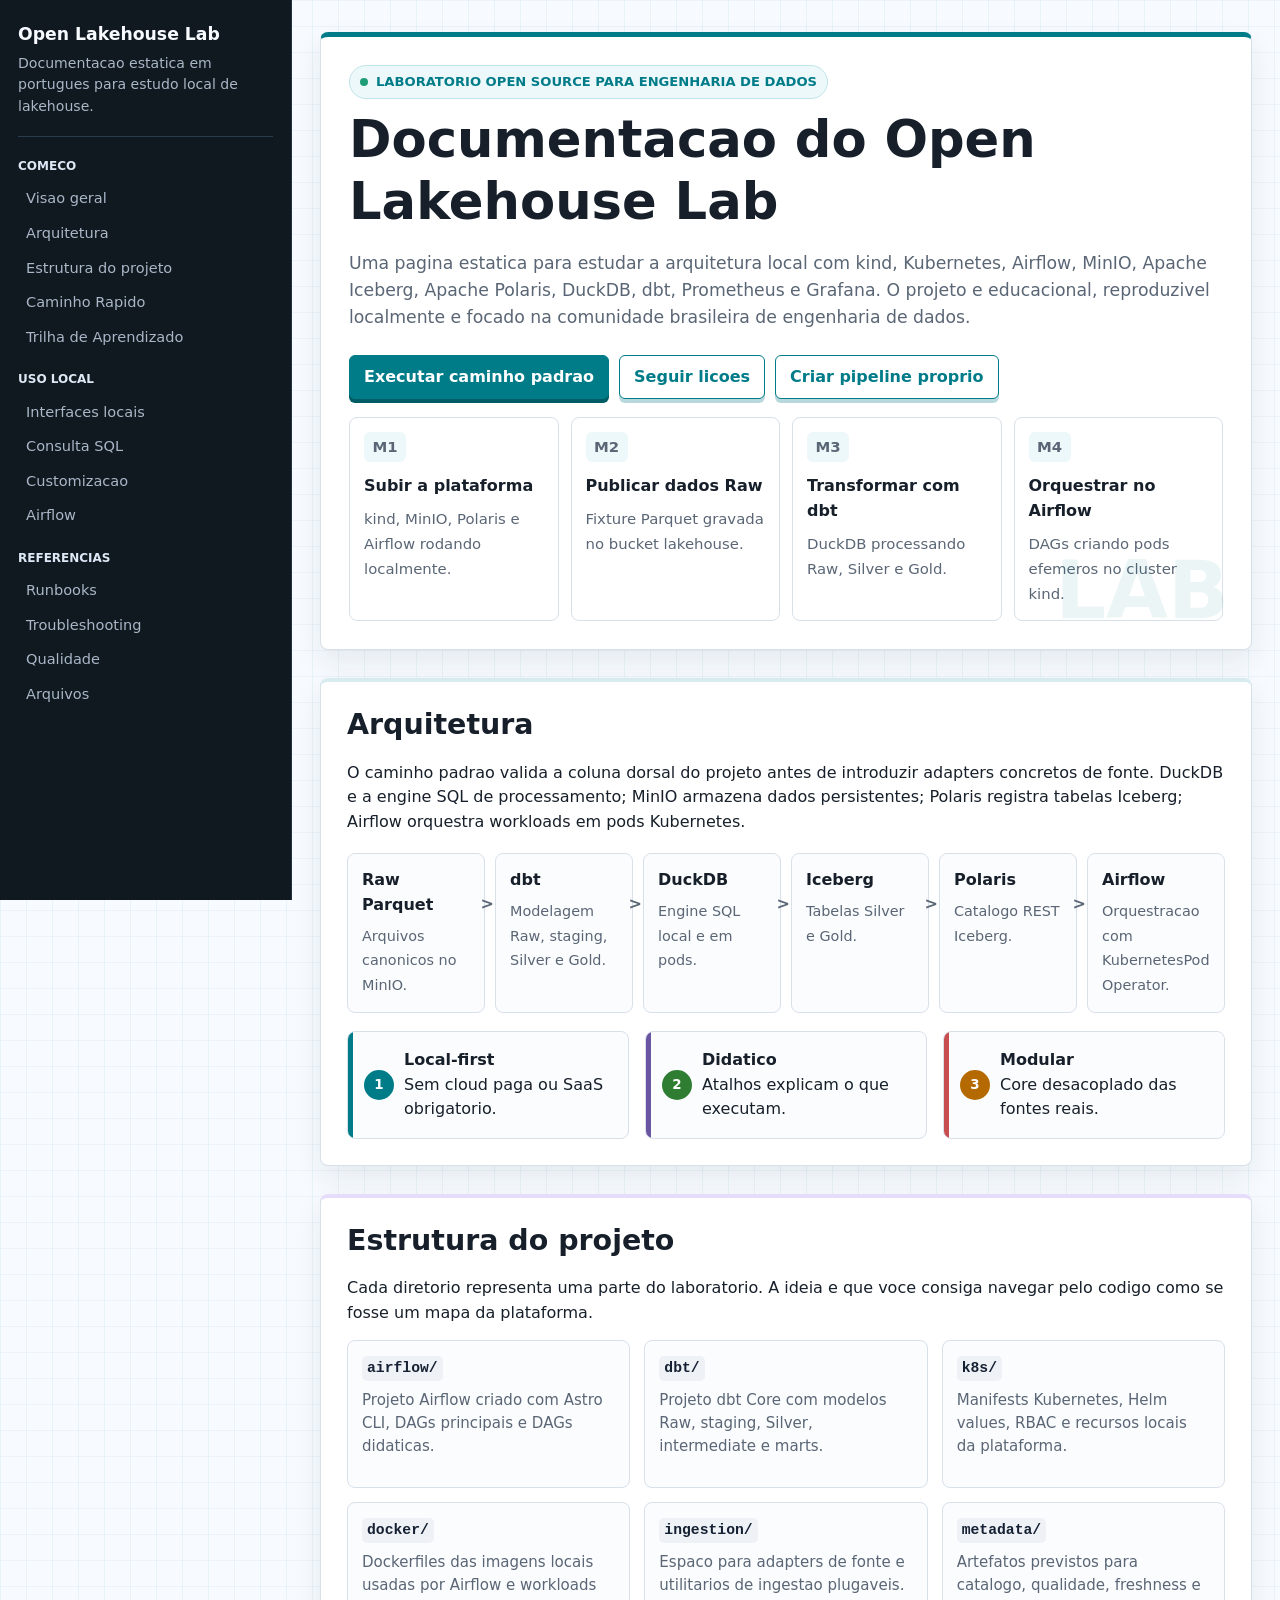
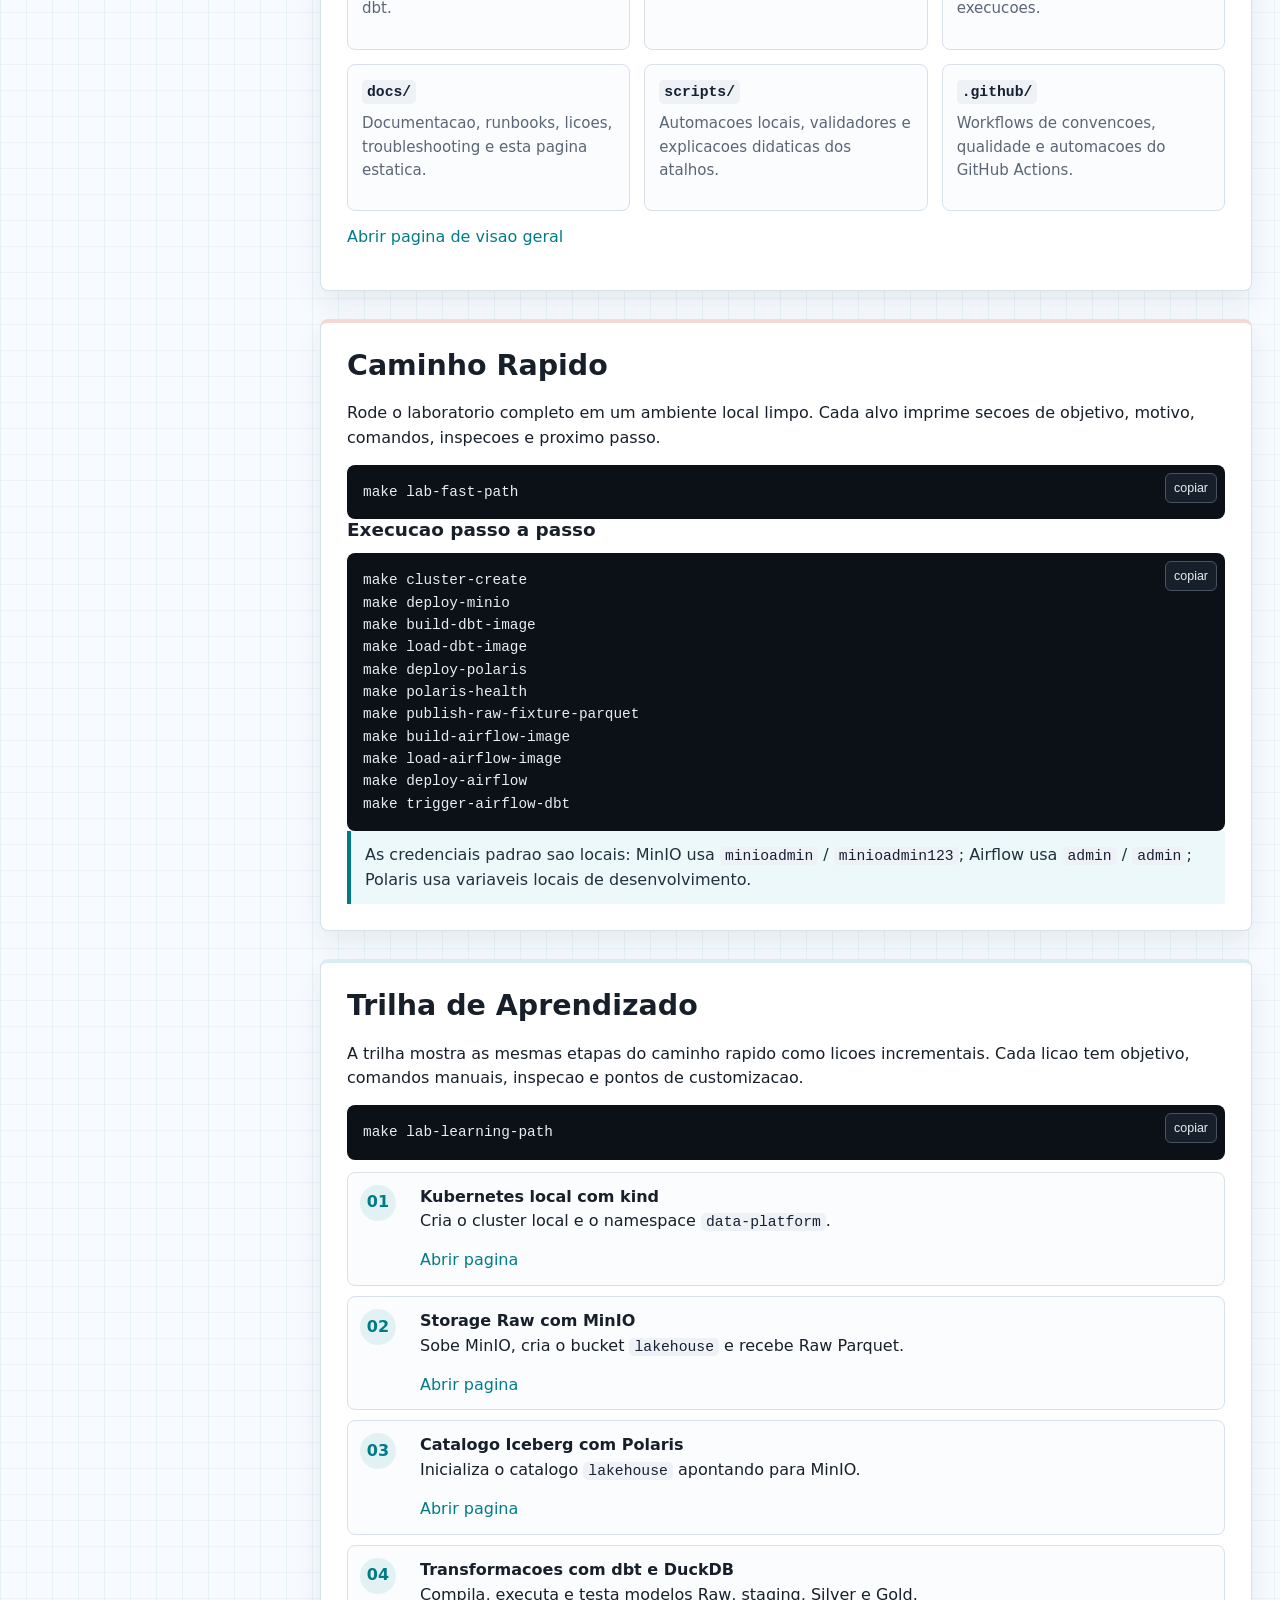
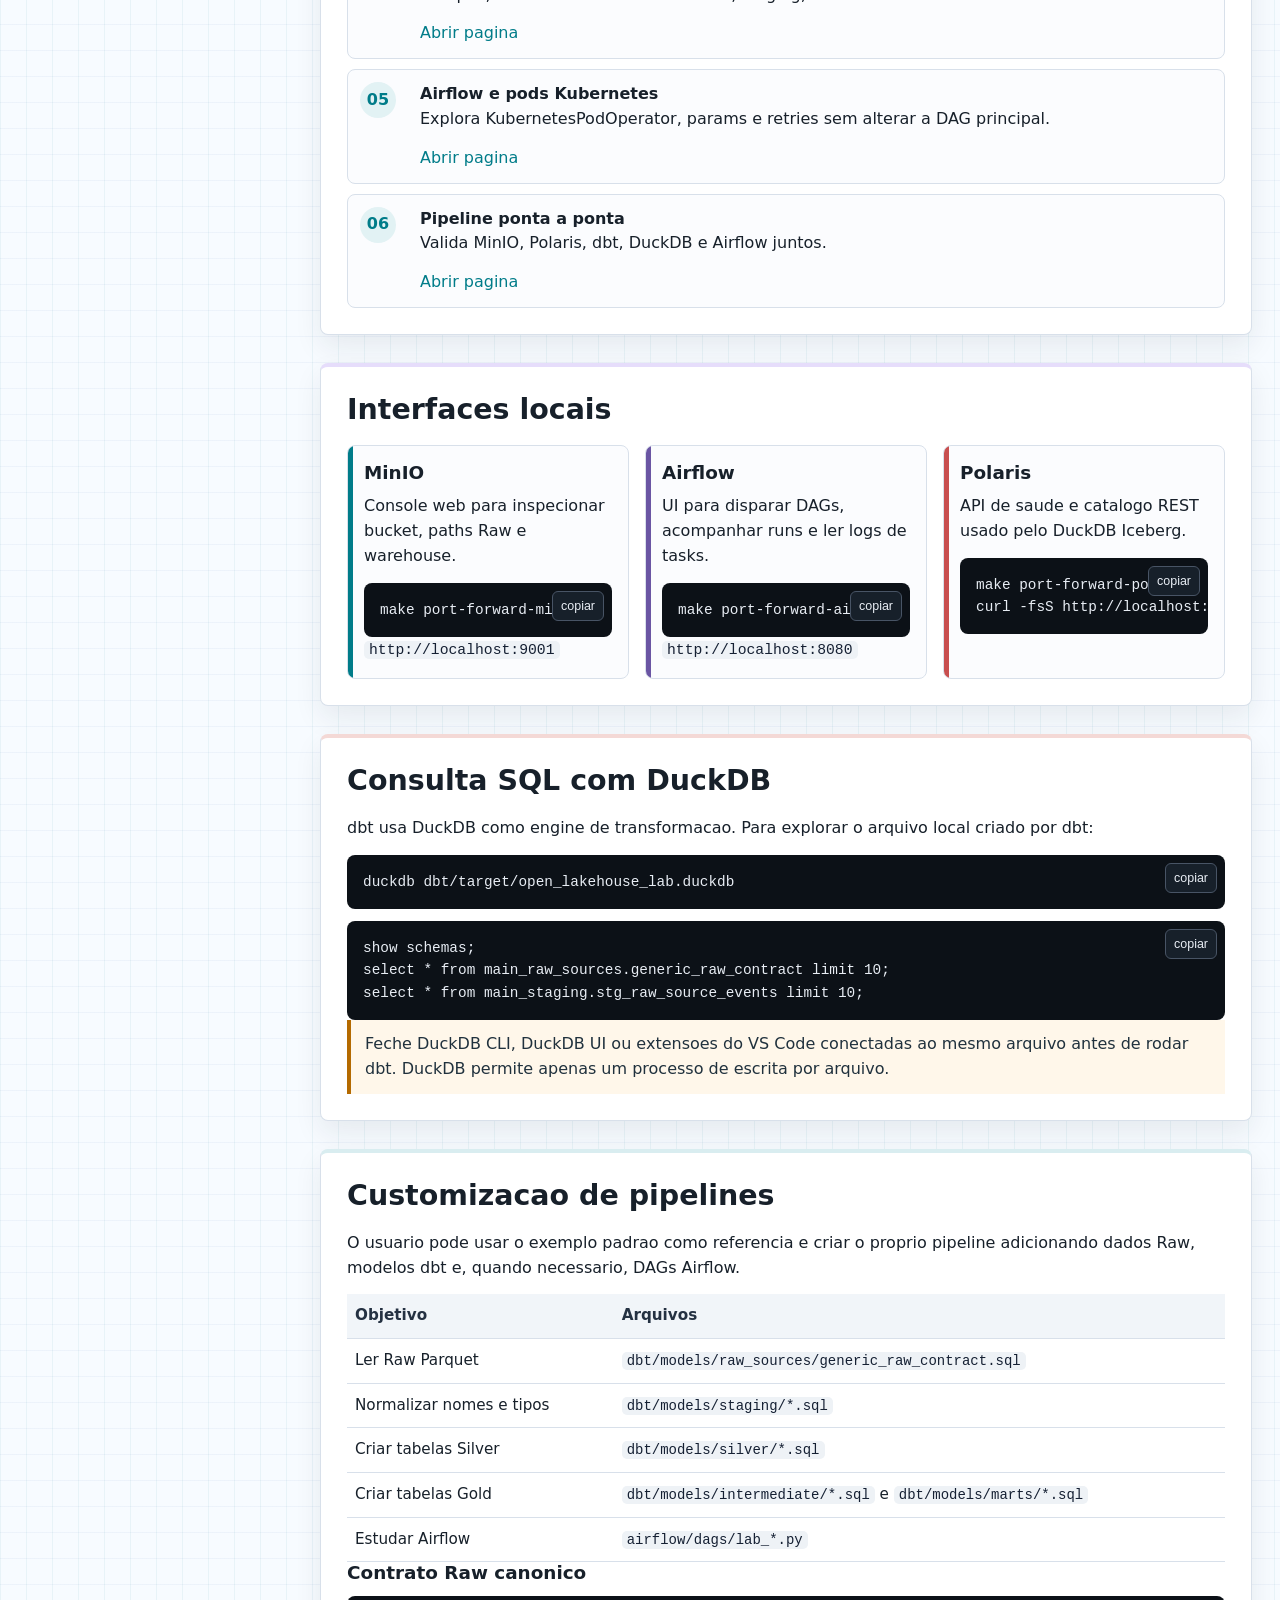
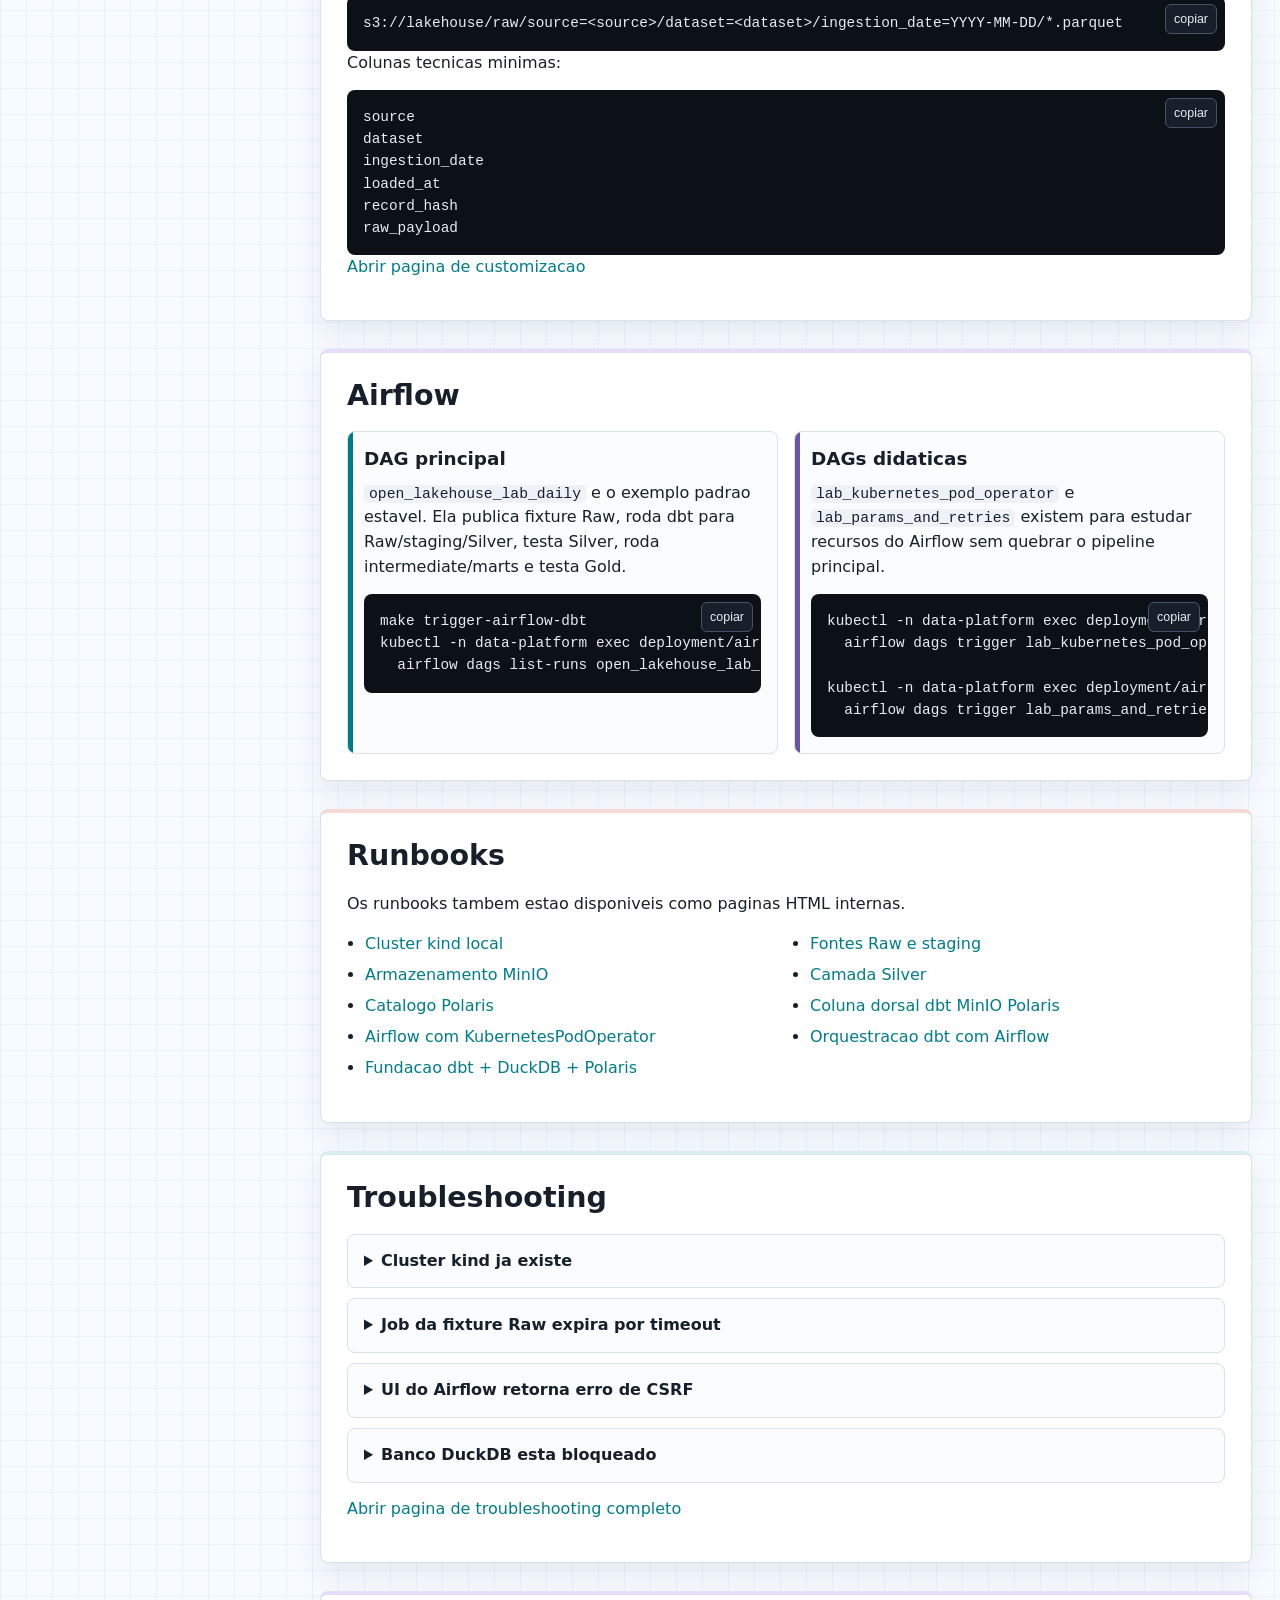
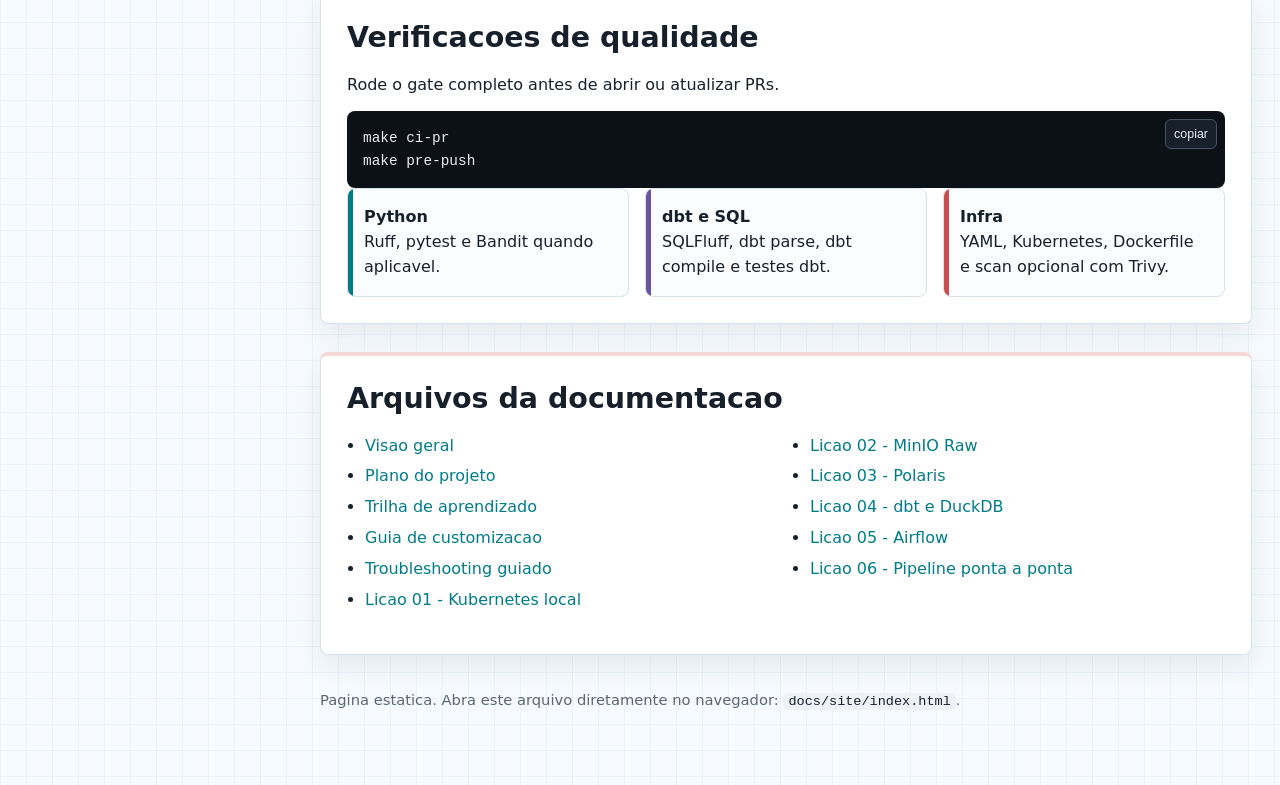
<file: docs/site/index.html>
<!doctype html>
<html lang="pt-BR">
  <head>
    <meta charset="utf-8" />
    <meta name="viewport" content="width=device-width, initial-scale=1" />
    <title>Open Lakehouse Lab - Documentacao</title>
    <style>
      :root {
        color-scheme: light;
        --ink: #17202a;
        --muted: #586272;
        --line: #d8dee7;
        --surface: #ffffff;
        --page: #f6f8fb;
        --nav: #101820;
        --nav-muted: #a9b7c7;
        --teal: #007c89;
        --green: #2f7d32;
        --amber: #a45a00;
        --blue: #2e5aac;
        --rose: #a83252;
        --code: #0c1117;
        --code-text: #e8edf4;
        --radius: 8px;
        --shadow: 0 10px 24px rgba(20, 32, 46, 0.08);
      }

      * {
        box-sizing: border-box;
      }

      html {
        scroll-behavior: smooth;
      }

      body {
        margin: 0;
        color: var(--ink);
        background: var(--page);
        font-family:
          Inter, ui-sans-serif, system-ui, -apple-system, BlinkMacSystemFont, "Segoe UI",
          sans-serif;
        line-height: 1.55;
      }

      a {
        color: var(--teal);
        text-decoration: none;
      }

      a:hover {
        text-decoration: underline;
      }

      .layout {
        display: grid;
        grid-template-columns: 292px minmax(0, 1fr);
        min-height: 100vh;
      }

      .sidebar {
        position: sticky;
        top: 0;
        height: 100vh;
        overflow-y: auto;
        background: var(--nav);
        color: #f7fbff;
        border-right: 1px solid #223244;
        padding: 24px 18px;
      }

      .brand {
        margin-bottom: 22px;
        padding-bottom: 18px;
        border-bottom: 1px solid #2a3b4d;
      }

      .brand strong {
        display: block;
        font-size: 1.08rem;
        line-height: 1.25;
      }

      .brand span {
        display: block;
        margin-top: 7px;
        color: var(--nav-muted);
        font-size: 0.88rem;
      }

      .nav-group {
        margin: 0 0 18px;
      }

      .nav-group h2 {
        margin: 0 0 8px;
        color: #dce8f5;
        font-size: 0.75rem;
        font-weight: 700;
        letter-spacing: 0;
        text-transform: uppercase;
      }

      .nav-group a {
        display: block;
        padding: 6px 8px;
        border-radius: 6px;
        color: var(--nav-muted);
        font-size: 0.91rem;
      }

      .nav-group a:hover,
      .nav-group a:focus {
        background: #1b2a38;
        color: #ffffff;
        text-decoration: none;
      }

      main {
        min-width: 0;
      }

      .content {
        max-width: 1180px;
        margin: 0 auto;
        padding: 32px 28px 72px;
      }

      .topbar {
        display: none;
        background: var(--nav);
        color: #fff;
        padding: 14px 18px;
      }

      .topbar strong {
        font-size: 1rem;
      }

      .intro {
        background: var(--surface);
        border: 1px solid var(--line);
        border-radius: var(--radius);
        box-shadow: var(--shadow);
        padding: 28px;
      }

      .eyebrow {
        margin: 0 0 10px;
        color: var(--teal);
        font-size: 0.82rem;
        font-weight: 700;
        letter-spacing: 0;
        text-transform: uppercase;
      }

      h1,
      h2,
      h3,
      h4 {
        letter-spacing: 0;
        line-height: 1.2;
      }

      h1 {
        margin: 0;
        max-width: 900px;
        font-size: clamp(2.1rem, 4vw, 4rem);
      }

      h2 {
        margin: 0 0 18px;
        font-size: 1.78rem;
      }

      h3 {
        margin: 0 0 10px;
        font-size: 1.15rem;
      }

      h4 {
        margin: 0 0 8px;
        font-size: 1rem;
      }

      p {
        margin: 0 0 14px;
      }

      .lead {
        max-width: 880px;
        margin-top: 18px;
        color: var(--muted);
        font-size: 1.08rem;
      }

      .actions {
        display: flex;
        flex-wrap: wrap;
        gap: 10px;
        margin-top: 24px;
      }

      .button {
        display: inline-flex;
        align-items: center;
        min-height: 40px;
        padding: 9px 14px;
        border: 1px solid var(--teal);
        border-radius: 6px;
        background: var(--teal);
        color: #fff;
        font-weight: 700;
      }

      .button.secondary {
        background: #ffffff;
        color: var(--teal);
      }

      .button:hover {
        text-decoration: none;
        filter: brightness(0.96);
      }

      section {
        margin-top: 28px;
        padding: 26px;
        border: 1px solid var(--line);
        border-radius: var(--radius);
        background: var(--surface);
        box-shadow: var(--shadow);
      }

      .grid {
        display: grid;
        grid-template-columns: repeat(3, minmax(0, 1fr));
        gap: 16px;
      }

      .grid.two {
        grid-template-columns: repeat(2, minmax(0, 1fr));
      }

      .tile {
        border: 1px solid var(--line);
        border-radius: var(--radius);
        padding: 16px;
        background: #fbfcfe;
      }

      .tile p:last-child {
        margin-bottom: 0;
      }

      .metric {
        display: flex;
        align-items: center;
        gap: 10px;
        min-height: 44px;
      }

      .mark {
        display: inline-grid;
        width: 30px;
        height: 30px;
        place-items: center;
        border-radius: 50%;
        color: #fff;
        font-size: 0.84rem;
        font-weight: 800;
        flex: 0 0 auto;
      }

      .mark.teal {
        background: var(--teal);
      }

      .mark.green {
        background: var(--green);
      }

      .mark.amber {
        background: var(--amber);
      }

      .mark.blue {
        background: var(--blue);
      }

      .mark.rose {
        background: var(--rose);
      }

      .pipeline {
        display: grid;
        grid-template-columns: repeat(6, minmax(118px, 1fr));
        gap: 10px;
        margin-top: 18px;
      }

      .node {
        position: relative;
        min-height: 104px;
        border: 1px solid var(--line);
        border-radius: var(--radius);
        background: #fbfcfe;
        padding: 14px;
      }

      .node::after {
        content: ">";
        position: absolute;
        right: -10px;
        top: 38px;
        color: var(--muted);
        font-weight: 800;
      }

      .node:last-child::after {
        content: "";
      }

      .node b {
        display: block;
        margin-bottom: 6px;
      }

      .node span {
        color: var(--muted);
        font-size: 0.9rem;
      }

      code {
        border-radius: 5px;
        background: #eef2f6;
        padding: 1px 5px;
        color: #152033;
        font-family:
          "SFMono-Regular", Consolas, "Liberation Mono", Menlo, monospace;
        font-size: 0.92em;
      }

      pre {
        position: relative;
        overflow-x: auto;
        margin: 12px 0 0;
        border-radius: var(--radius);
        background: var(--code);
        color: var(--code-text);
        padding: 16px;
      }

      pre code {
        background: transparent;
        color: inherit;
        padding: 0;
        font-size: 0.9rem;
      }

      .copy {
        position: absolute;
        top: 8px;
        right: 8px;
        border: 1px solid #485465;
        border-radius: 6px;
        background: #17202a;
        color: #e8edf4;
        cursor: pointer;
        font-size: 0.78rem;
        min-height: 30px;
        padding: 4px 8px;
      }

      table {
        width: 100%;
        border-collapse: collapse;
        margin-top: 12px;
        font-size: 0.95rem;
      }

      th,
      td {
        border-bottom: 1px solid var(--line);
        padding: 10px 8px;
        text-align: left;
        vertical-align: top;
      }

      th {
        color: #243142;
        background: #f1f5f9;
      }

      .path-list {
        display: grid;
        gap: 10px;
        margin-top: 12px;
      }

      .path-row {
        display: grid;
        grid-template-columns: 48px minmax(0, 1fr);
        gap: 12px;
        align-items: start;
        border: 1px solid var(--line);
        border-radius: var(--radius);
        padding: 12px;
        background: #fbfcfe;
      }

      .step-number {
        display: grid;
        width: 36px;
        height: 36px;
        place-items: center;
        border-radius: 50%;
        background: #e2f2f4;
        color: var(--teal);
        font-weight: 800;
      }

      details {
        border: 1px solid var(--line);
        border-radius: var(--radius);
        background: #fbfcfe;
        padding: 0;
      }

      details + details {
        margin-top: 10px;
      }

      summary {
        cursor: pointer;
        padding: 14px 16px;
        font-weight: 800;
      }

      details > div {
        border-top: 1px solid var(--line);
        padding: 16px;
      }

      .note {
        border-left: 4px solid var(--teal);
        background: #edf8fa;
        padding: 12px 14px;
        color: #20313d;
      }

      .warn {
        border-left-color: var(--amber);
        background: #fff7ea;
      }

      .file-list {
        columns: 2;
        column-gap: 30px;
        padding-left: 18px;
      }

      .file-list li {
        break-inside: avoid;
        margin-bottom: 6px;
      }

      .footer {
        margin: 34px 0 0;
        color: var(--muted);
        font-size: 0.92rem;
      }

      @media (max-width: 980px) {
        .layout {
          display: block;
        }

        .sidebar {
          position: static;
          height: auto;
          padding: 18px;
        }

        .topbar {
          display: block;
        }

        .content {
          padding: 20px 14px 48px;
        }

        .grid,
        .grid.two,
        .pipeline {
          grid-template-columns: 1fr;
        }

        .node::after {
          content: "v";
          right: 18px;
          top: auto;
          bottom: -18px;
        }

        .file-list {
          columns: 1;
        }
      }

      @media print {
        .sidebar,
        .topbar,
        .copy,
        .actions {
          display: none;
        }

        .layout {
          display: block;
        }

        body {
          background: #fff;
        }

        section,
        .intro {
          box-shadow: none;
          break-inside: avoid;
        }
      }
    </style>
    <link rel="stylesheet" href="assets/site.css" />
  </head>
  <body>
    <div class="layout">
      <aside class="sidebar" aria-label="Navegacao principal">
        <div class="brand">
          <strong>Open Lakehouse Lab</strong>
          <span>Documentacao estatica em portugues para estudo local de lakehouse.</span>
        </div>
        <nav>
          <div class="nav-group">
            <h2>Comeco</h2>
            <a href="#visao-geral">Visao geral</a>
            <a href="#arquitetura">Arquitetura</a>
            <a href="#estrutura">Estrutura do projeto</a>
            <a href="#caminho-rapido">Caminho Rapido</a>
            <a href="#trilha">Trilha de Aprendizado</a>
          </div>
          <div class="nav-group">
            <h2>Uso local</h2>
            <a href="#interfaces">Interfaces locais</a>
            <a href="#sql">Consulta SQL</a>
            <a href="#customizacao">Customizacao</a>
            <a href="#airflow">Airflow</a>
          </div>
          <div class="nav-group">
            <h2>Referencias</h2>
            <a href="#runbooks">Runbooks</a>
            <a href="#troubleshooting">Troubleshooting</a>
            <a href="#qualidade">Qualidade</a>
            <a href="#arquivos">Arquivos</a>
          </div>
        </nav>
      </aside>

      <main>
        <div class="topbar"><strong>Open Lakehouse Lab</strong></div>
        <div class="content">
          <header class="intro" id="visao-geral">
            <p class="eyebrow">Laboratorio open source para engenharia de dados</p>
            <h1>Documentacao do Open Lakehouse Lab</h1>
            <p class="lead">
              Uma pagina estatica para estudar a arquitetura local com kind, Kubernetes,
              Airflow, MinIO, Apache Iceberg, Apache Polaris, DuckDB, dbt, Prometheus e
              Grafana. O projeto e educacional, reproduzivel localmente e focado na
              comunidade brasileira de engenharia de dados.
            </p>
            <div class="actions">
              <a class="button" href="#caminho-rapido">Executar caminho padrao</a>
              <a class="button secondary" href="#trilha">Seguir licoes</a>
              <a class="button secondary" href="#customizacao">Criar pipeline proprio</a>
            </div>
            <div class="mission-board" aria-label="Missoes de aprendizado">
              <div class="mission">
                <span class="mission-code">M1</span>
                <b>Subir a plataforma</b>
                <span>kind, MinIO, Polaris e Airflow rodando localmente.</span>
              </div>
              <div class="mission">
                <span class="mission-code">M2</span>
                <b>Publicar dados Raw</b>
                <span>Fixture Parquet gravada no bucket lakehouse.</span>
              </div>
              <div class="mission">
                <span class="mission-code">M3</span>
                <b>Transformar com dbt</b>
                <span>DuckDB processando Raw, Silver e Gold.</span>
              </div>
              <div class="mission">
                <span class="mission-code">M4</span>
                <b>Orquestrar no Airflow</b>
                <span>DAGs criando pods efemeros no cluster kind.</span>
              </div>
            </div>
          </header>

          <section id="arquitetura">
            <h2>Arquitetura</h2>
            <p>
              O caminho padrao valida a coluna dorsal do projeto antes de introduzir
              adapters concretos de fonte. DuckDB e a engine SQL de processamento; MinIO
              armazena dados persistentes; Polaris registra tabelas Iceberg; Airflow
              orquestra workloads em pods Kubernetes.
            </p>
            <div class="pipeline" aria-label="Fluxo principal da plataforma">
              <div class="node"><b>Raw Parquet</b><span>Arquivos canonicos no MinIO.</span></div>
              <div class="node"><b>dbt</b><span>Modelagem Raw, staging, Silver e Gold.</span></div>
              <div class="node"><b>DuckDB</b><span>Engine SQL local e em pods.</span></div>
              <div class="node"><b>Iceberg</b><span>Tabelas Silver e Gold.</span></div>
              <div class="node"><b>Polaris</b><span>Catalogo REST Iceberg.</span></div>
              <div class="node"><b>Airflow</b><span>Orquestracao com KubernetesPodOperator.</span></div>
            </div>

            <div class="grid" style="margin-top: 18px">
              <div class="tile metric">
                <span class="mark teal">1</span>
                <div><b>Local-first</b><br /><span>Sem cloud paga ou SaaS obrigatorio.</span></div>
              </div>
              <div class="tile metric">
                <span class="mark green">2</span>
                <div><b>Didatico</b><br /><span>Atalhos explicam o que executam.</span></div>
              </div>
              <div class="tile metric">
                <span class="mark amber">3</span>
                <div><b>Modular</b><br /><span>Core desacoplado das fontes reais.</span></div>
              </div>
            </div>
          </section>

          <section id="estrutura">
            <h2>Estrutura do projeto</h2>
            <p>
              Cada diretorio representa uma parte do laboratorio. A ideia e que voce
              consiga navegar pelo codigo como se fosse um mapa da plataforma.
            </p>
            <div class="project-map">
              <div class="dir-card">
                <code>airflow/</code>
                <p>Projeto Airflow criado com Astro CLI, DAGs principais e DAGs didaticas.</p>
              </div>
              <div class="dir-card">
                <code>dbt/</code>
                <p>Projeto dbt Core com modelos Raw, staging, Silver, intermediate e marts.</p>
              </div>
              <div class="dir-card">
                <code>k8s/</code>
                <p>Manifests Kubernetes, Helm values, RBAC e recursos locais da plataforma.</p>
              </div>
              <div class="dir-card">
                <code>docker/</code>
                <p>Dockerfiles das imagens locais usadas por Airflow e workloads dbt.</p>
              </div>
              <div class="dir-card">
                <code>ingestion/</code>
                <p>Espaco para adapters de fonte e utilitarios de ingestao plugaveis.</p>
              </div>
              <div class="dir-card">
                <code>metadata/</code>
                <p>Artefatos previstos para catalogo, qualidade, freshness e execucoes.</p>
              </div>
              <div class="dir-card">
                <code>docs/</code>
                <p>Documentacao, runbooks, licoes, troubleshooting e esta pagina estatica.</p>
              </div>
              <div class="dir-card">
                <code>scripts/</code>
                <p>Automacoes locais, validadores e explicacoes didaticas dos atalhos.</p>
              </div>
              <div class="dir-card">
                <code>.github/</code>
                <p>Workflows de convencoes, qualidade e automacoes do GitHub Actions.</p>
              </div>
            </div>
            <p style="margin-top: 14px">
              <a href="pages/doc.html?doc=overview">Abrir pagina de visao geral</a>
            </p>
          </section>

          <section id="caminho-rapido">
            <h2>Caminho Rapido</h2>
            <p>
              Rode o laboratorio completo em um ambiente local limpo. Cada alvo imprime
              secoes de objetivo, motivo, comandos, inspecoes e proximo passo.
            </p>
            <pre><button class="copy" type="button">copiar</button><code>make lab-fast-path</code></pre>

            <h3>Execucao passo a passo</h3>
            <pre><button class="copy" type="button">copiar</button><code>make cluster-create
make deploy-minio
make build-dbt-image
make load-dbt-image
make deploy-polaris
make polaris-health
make publish-raw-fixture-parquet
make build-airflow-image
make load-airflow-image
make deploy-airflow
make trigger-airflow-dbt</code></pre>

            <div class="note">
              As credenciais padrao sao locais: MinIO usa <code>minioadmin</code> /
              <code>minioadmin123</code>; Airflow usa <code>admin</code> /
              <code>admin</code>; Polaris usa variaveis locais de desenvolvimento.
            </div>
          </section>

          <section id="trilha">
            <h2>Trilha de Aprendizado</h2>
            <p>
              A trilha mostra as mesmas etapas do caminho rapido como licoes
              incrementais. Cada licao tem objetivo, comandos manuais, inspecao e
              pontos de customizacao.
            </p>
            <pre><button class="copy" type="button">copiar</button><code>make lab-learning-path</code></pre>

            <div class="path-list">
              <div class="path-row">
                <span class="step-number">01</span>
                <div>
                  <b>Kubernetes local com kind</b>
                  <p>Cria o cluster local e o namespace <code>data-platform</code>.</p>
                  <a href="pages/doc.html?doc=lesson-kind">Abrir pagina</a>
                </div>
              </div>
              <div class="path-row">
                <span class="step-number">02</span>
                <div>
                  <b>Storage Raw com MinIO</b>
                  <p>Sobe MinIO, cria o bucket <code>lakehouse</code> e recebe Raw Parquet.</p>
                  <a href="pages/doc.html?doc=lesson-minio">Abrir pagina</a>
                </div>
              </div>
              <div class="path-row">
                <span class="step-number">03</span>
                <div>
                  <b>Catalogo Iceberg com Polaris</b>
                  <p>Inicializa o catalogo <code>lakehouse</code> apontando para MinIO.</p>
                  <a href="pages/doc.html?doc=lesson-polaris">Abrir pagina</a>
                </div>
              </div>
              <div class="path-row">
                <span class="step-number">04</span>
                <div>
                  <b>Transformacoes com dbt e DuckDB</b>
                  <p>Compila, executa e testa modelos Raw, staging, Silver e Gold.</p>
                  <a href="pages/doc.html?doc=lesson-dbt">Abrir pagina</a>
                </div>
              </div>
              <div class="path-row">
                <span class="step-number">05</span>
                <div>
                  <b>Airflow e pods Kubernetes</b>
                  <p>Explora KubernetesPodOperator, params e retries sem alterar a DAG principal.</p>
                  <a href="pages/doc.html?doc=lesson-airflow">Abrir pagina</a>
                </div>
              </div>
              <div class="path-row">
                <span class="step-number">06</span>
                <div>
                  <b>Pipeline ponta a ponta</b>
                  <p>Valida MinIO, Polaris, dbt, DuckDB e Airflow juntos.</p>
                  <a href="pages/doc.html?doc=lesson-e2e">Abrir pagina</a>
                </div>
              </div>
            </div>
          </section>

          <section id="interfaces">
            <h2>Interfaces locais</h2>
            <div class="grid">
              <div class="tile">
                <h3>MinIO</h3>
                <p>Console web para inspecionar bucket, paths Raw e warehouse.</p>
                <pre><button class="copy" type="button">copiar</button><code>make port-forward-minio</code></pre>
                <p><code>http://localhost:9001</code></p>
              </div>
              <div class="tile">
                <h3>Airflow</h3>
                <p>UI para disparar DAGs, acompanhar runs e ler logs de tasks.</p>
                <pre><button class="copy" type="button">copiar</button><code>make port-forward-airflow</code></pre>
                <p><code>http://localhost:8080</code></p>
              </div>
              <div class="tile">
                <h3>Polaris</h3>
                <p>API de saude e catalogo REST usado pelo DuckDB Iceberg.</p>
                <pre><button class="copy" type="button">copiar</button><code>make port-forward-polaris
curl -fsS http://localhost:8182/q/health/ready</code></pre>
              </div>
            </div>
          </section>

          <section id="sql">
            <h2>Consulta SQL com DuckDB</h2>
            <p>
              dbt usa DuckDB como engine de transformacao. Para explorar o arquivo
              local criado por dbt:
            </p>
            <pre><button class="copy" type="button">copiar</button><code>duckdb dbt/target/open_lakehouse_lab.duckdb</code></pre>
            <pre><button class="copy" type="button">copiar</button><code>show schemas;
select * from main_raw_sources.generic_raw_contract limit 10;
select * from main_staging.stg_raw_source_events limit 10;</code></pre>
            <div class="note warn">
              Feche DuckDB CLI, DuckDB UI ou extensoes do VS Code conectadas ao mesmo
              arquivo antes de rodar dbt. DuckDB permite apenas um processo de escrita
              por arquivo.
            </div>
          </section>

          <section id="customizacao">
            <h2>Customizacao de pipelines</h2>
            <p>
              O usuario pode usar o exemplo padrao como referencia e criar o proprio
              pipeline adicionando dados Raw, modelos dbt e, quando necessario, DAGs
              Airflow.
            </p>
            <table>
              <thead>
                <tr>
                  <th>Objetivo</th>
                  <th>Arquivos</th>
                </tr>
              </thead>
              <tbody>
                <tr>
                  <td>Ler Raw Parquet</td>
                  <td><code>dbt/models/raw_sources/generic_raw_contract.sql</code></td>
                </tr>
                <tr>
                  <td>Normalizar nomes e tipos</td>
                  <td><code>dbt/models/staging/*.sql</code></td>
                </tr>
                <tr>
                  <td>Criar tabelas Silver</td>
                  <td><code>dbt/models/silver/*.sql</code></td>
                </tr>
                <tr>
                  <td>Criar tabelas Gold</td>
                  <td><code>dbt/models/intermediate/*.sql</code> e <code>dbt/models/marts/*.sql</code></td>
                </tr>
                <tr>
                  <td>Estudar Airflow</td>
                  <td><code>airflow/dags/lab_*.py</code></td>
                </tr>
              </tbody>
            </table>

            <h3>Contrato Raw canonico</h3>
            <pre><button class="copy" type="button">copiar</button><code>s3://lakehouse/raw/source=&lt;source&gt;/dataset=&lt;dataset&gt;/ingestion_date=YYYY-MM-DD/*.parquet</code></pre>
            <p>Colunas tecnicas minimas:</p>
            <pre><button class="copy" type="button">copiar</button><code>source
dataset
ingestion_date
loaded_at
record_hash
raw_payload</code></pre>
            <p><a href="pages/doc.html?doc=customization">Abrir pagina de customizacao</a></p>
          </section>

          <section id="airflow">
            <h2>Airflow</h2>
            <div class="grid two">
              <div class="tile">
                <h3>DAG principal</h3>
                <p>
                  <code>open_lakehouse_lab_daily</code> e o exemplo padrao estavel. Ela
                  publica fixture Raw, roda dbt para Raw/staging/Silver, testa Silver,
                  roda intermediate/marts e testa Gold.
                </p>
                <pre><button class="copy" type="button">copiar</button><code>make trigger-airflow-dbt
kubectl -n data-platform exec deployment/airflow-scheduler -- \
  airflow dags list-runs open_lakehouse_lab_daily</code></pre>
              </div>
              <div class="tile">
                <h3>DAGs didaticas</h3>
                <p>
                  <code>lab_kubernetes_pod_operator</code> e
                  <code>lab_params_and_retries</code> existem para estudar recursos do
                  Airflow sem quebrar o pipeline principal.
                </p>
                <pre><button class="copy" type="button">copiar</button><code>kubectl -n data-platform exec deployment/airflow-scheduler -- \
  airflow dags trigger lab_kubernetes_pod_operator

kubectl -n data-platform exec deployment/airflow-scheduler -- \
  airflow dags trigger lab_params_and_retries</code></pre>
              </div>
            </div>
          </section>

          <section id="runbooks">
            <h2>Runbooks</h2>
            <p>Os runbooks tambem estao disponiveis como paginas HTML internas.</p>
            <ul class="file-list">
              <li><a href="pages/doc.html?doc=runbook-kind">Cluster kind local</a></li>
              <li><a href="pages/doc.html?doc=runbook-minio">Armazenamento MinIO</a></li>
              <li><a href="pages/doc.html?doc=runbook-polaris">Catalogo Polaris</a></li>
              <li><a href="pages/doc.html?doc=runbook-airflow-kpo">Airflow com KubernetesPodOperator</a></li>
              <li><a href="pages/doc.html?doc=runbook-dbt-foundation">Fundacao dbt + DuckDB + Polaris</a></li>
              <li><a href="pages/doc.html?doc=runbook-raw-staging">Fontes Raw e staging</a></li>
              <li><a href="pages/doc.html?doc=runbook-silver">Camada Silver</a></li>
              <li><a href="pages/doc.html?doc=runbook-backbone">Coluna dorsal dbt MinIO Polaris</a></li>
              <li><a href="pages/doc.html?doc=runbook-airflow-dbt">Orquestracao dbt com Airflow</a></li>
            </ul>
          </section>

          <section id="troubleshooting">
            <h2>Troubleshooting</h2>
            <details>
              <summary>Cluster kind ja existe</summary>
              <div>
                <pre><button class="copy" type="button">copiar</button><code>kind get clusters
make cluster-status</code></pre>
                <p>Se quiser recomecar do zero, rode <code>make cluster-delete</code> e depois <code>make cluster-create</code>.</p>
              </div>
            </details>
            <details>
              <summary>Job da fixture Raw expira por timeout</summary>
              <div>
                <pre><button class="copy" type="button">copiar</button><code>kubectl -n data-platform get pods -l job-name=dbt-publish-raw-fixture
kubectl -n data-platform logs job/dbt-publish-raw-fixture
kubectl -n data-platform describe job dbt-publish-raw-fixture</code></pre>
                <p>Confirme que MinIO, Polaris e a imagem dbt local estao prontos.</p>
              </div>
            </details>
            <details>
              <summary>UI do Airflow retorna erro de CSRF</summary>
              <div>
                <p>Feche o port-forward, limpe cookies de <code>localhost:8080</code> ou use janela anonima, e abra novamente.</p>
                <pre><button class="copy" type="button">copiar</button><code>make port-forward-airflow</code></pre>
              </div>
            </details>
            <details>
              <summary>Banco DuckDB esta bloqueado</summary>
              <div>
                <p>Feche DuckDB CLI, DuckDB UI ou extensoes conectadas ao mesmo arquivo antes de rodar dbt.</p>
              </div>
            </details>
            <p style="margin-top: 14px">
              <a href="pages/doc.html?doc=troubleshooting">Abrir pagina de troubleshooting completo</a>
            </p>
          </section>

          <section id="qualidade">
            <h2>Verificacoes de qualidade</h2>
            <p>Rode o gate completo antes de abrir ou atualizar PRs.</p>
            <pre><button class="copy" type="button">copiar</button><code>make ci-pr
make pre-push</code></pre>
            <div class="grid">
              <div class="tile"><b>Python</b><p>Ruff, pytest e Bandit quando aplicavel.</p></div>
              <div class="tile"><b>dbt e SQL</b><p>SQLFluff, dbt parse, dbt compile e testes dbt.</p></div>
              <div class="tile"><b>Infra</b><p>YAML, Kubernetes, Dockerfile e scan opcional com Trivy.</p></div>
            </div>
          </section>

          <section id="arquivos">
            <h2>Arquivos da documentacao</h2>
            <ul class="file-list">
              <li><a href="pages/doc.html?doc=overview">Visao geral</a></li>
              <li><a href="pages/doc.html?doc=project-plan">Plano do projeto</a></li>
              <li><a href="pages/doc.html?doc=learning-path">Trilha de aprendizado</a></li>
              <li><a href="pages/doc.html?doc=customization">Guia de customizacao</a></li>
              <li><a href="pages/doc.html?doc=troubleshooting">Troubleshooting guiado</a></li>
              <li><a href="pages/doc.html?doc=lesson-kind">Licao 01 - Kubernetes local</a></li>
              <li><a href="pages/doc.html?doc=lesson-minio">Licao 02 - MinIO Raw</a></li>
              <li><a href="pages/doc.html?doc=lesson-polaris">Licao 03 - Polaris</a></li>
              <li><a href="pages/doc.html?doc=lesson-dbt">Licao 04 - dbt e DuckDB</a></li>
              <li><a href="pages/doc.html?doc=lesson-airflow">Licao 05 - Airflow</a></li>
              <li><a href="pages/doc.html?doc=lesson-e2e">Licao 06 - Pipeline ponta a ponta</a></li>
            </ul>
          </section>

          <p class="footer">
            Pagina estatica. Abra este arquivo diretamente no navegador:
            <code>docs/site/index.html</code>.
          </p>
        </div>
      </main>
    </div>

    <script src="assets/site.js"></script>
  </body>
</html>
</file>
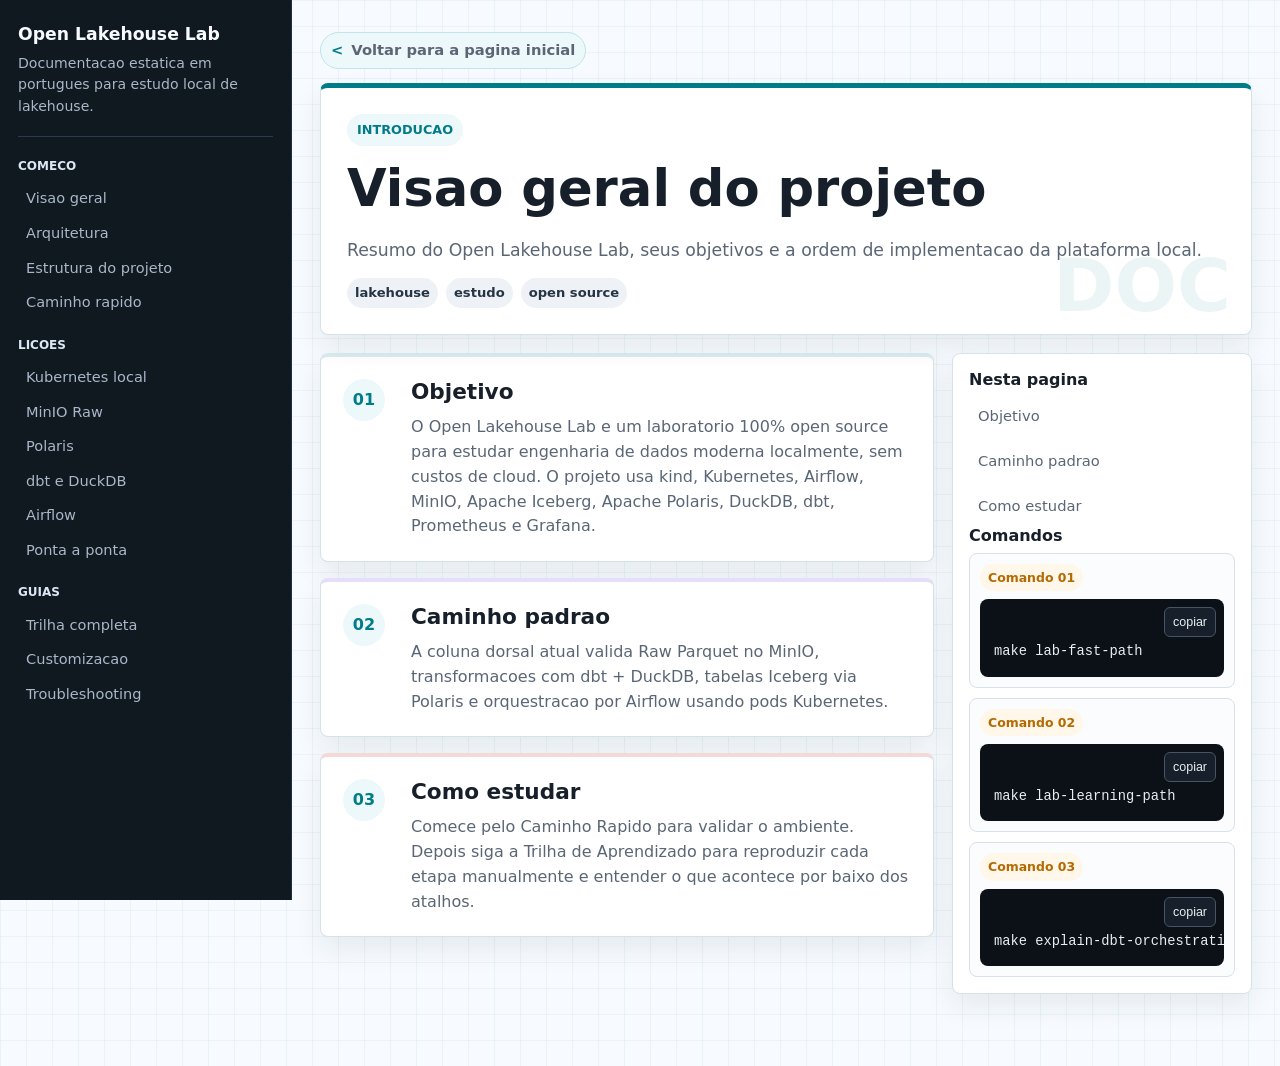
<file: docs/site/pages/doc.html>
<!doctype html>
<html lang="pt-BR">
  <head>
    <meta charset="utf-8" />
    <meta name="viewport" content="width=device-width, initial-scale=1" />
    <title>Open Lakehouse Lab - Documento</title>
    <link rel="stylesheet" href="../assets/site.css" />
  </head>
  <body class="doc-page">
    <div class="layout doc-layout">
      <aside class="sidebar" aria-label="Navegacao principal">
        <div class="brand">
          <strong>Open Lakehouse Lab</strong>
          <span>Documentacao estatica em portugues para estudo local de lakehouse.</span>
        </div>
        <nav>
          <div class="nav-group">
            <h2>Comeco</h2>
            <a href="../index.html#visao-geral">Visao geral</a>
            <a href="../index.html#arquitetura">Arquitetura</a>
            <a href="../index.html#estrutura">Estrutura do projeto</a>
            <a href="../index.html#caminho-rapido">Caminho rapido</a>
          </div>
          <div class="nav-group">
            <h2>Licoes</h2>
            <a href="doc.html?doc=lesson-kind">Kubernetes local</a>
            <a href="doc.html?doc=lesson-minio">MinIO Raw</a>
            <a href="doc.html?doc=lesson-polaris">Polaris</a>
            <a href="doc.html?doc=lesson-dbt">dbt e DuckDB</a>
            <a href="doc.html?doc=lesson-airflow">Airflow</a>
            <a href="doc.html?doc=lesson-e2e">Ponta a ponta</a>
          </div>
          <div class="nav-group">
            <h2>Guias</h2>
            <a href="doc.html?doc=learning-path">Trilha completa</a>
            <a href="doc.html?doc=customization">Customizacao</a>
            <a href="doc.html?doc=troubleshooting">Troubleshooting</a>
          </div>
        </nav>
      </aside>

      <main>
        <div class="content">
          <div class="doc-top">
            <a class="crumb" href="../index.html">Voltar para a pagina inicial</a>
            <article class="doc-hero">
              <span class="doc-category" id="doc-category">Documento</span>
              <h1 id="doc-title">Carregando...</h1>
              <p class="lead" id="doc-summary"></p>
              <div class="tags" id="doc-tags"></div>
            </article>
          </div>

          <div class="doc-grid">
            <div class="doc-main" id="doc-sections"></div>
            <aside class="doc-aside">
              <div class="side-panel">
                <h2>Nesta pagina</h2>
                <div class="toc-list" id="doc-toc"></div>
                <h2 class="side-heading">Comandos</h2>
                <div class="command-list" id="doc-commands"></div>
              </div>
            </aside>
          </div>
        </div>
      </main>
    </div>

    <script src="../assets/docs-data.js"></script>
    <script>
      const params = new URLSearchParams(window.location.search);
      const key = params.get("doc") || "overview";
      const docs = window.OPEN_LAKEHOUSE_DOCS || {};
      const doc = docs[key] || docs.overview;
      const escapeHtml = (value) =>
        String(value)
          .replaceAll("&", "&amp;")
          .replaceAll("<", "&lt;")
          .replaceAll(">", "&gt;")
          .replaceAll('"', "&quot;")
          .replaceAll("'", "&#039;");

      document.title = `Open Lakehouse Lab - ${doc.title}`;
      document.getElementById("doc-category").textContent = doc.category;
      document.getElementById("doc-title").textContent = doc.title;
      document.getElementById("doc-summary").textContent = doc.summary;

      const tags = document.getElementById("doc-tags");
      tags.innerHTML = (doc.tags || [])
        .map((tag) => `<span class="tag">${escapeHtml(tag)}</span>`)
        .join("");

      const sections = document.getElementById("doc-sections");
      const toc = document.getElementById("doc-toc");
      sections.innerHTML = (doc.sections || [])
        .map((section, index) => {
          const id = `sec-${index + 1}`;
          const step = String(index + 1).padStart(2, "0");
          return `<section class="doc-section" id="${id}"><span class="doc-step">${step}</span><div class="doc-section-copy"><h2>${escapeHtml(section.title)}</h2><p>${escapeHtml(section.body)}</p></div></section>`;
        })
        .join("");
      toc.innerHTML = (doc.sections || [])
        .map((section, index) => `<a href="#sec-${index + 1}">${escapeHtml(section.title)}</a>`)
        .join("");

      const commands = document.getElementById("doc-commands");
      commands.innerHTML = (doc.commands || [])
        .map(
          (command, index) =>
            `<div class="command-card"><span>Comando ${String(index + 1).padStart(2, "0")}</span><pre><button class="copy" type="button">copiar</button><code>${escapeHtml(command)}</code></pre></div>`,
        )
        .join("");
    </script>
    <script src="../assets/site.js"></script>
  </body>
</html>
</file>
<file: docs/site/assets/site.css>
:root {
  color-scheme: light;
  --ink: #17202a;
  --muted: #5a6675;
  --line: #d8e0ea;
  --surface: #ffffff;
  --page: #f7fbff;
  --nav: #101820;
  --nav-muted: #a9b7c7;
  --teal: #007c89;
  --green: #2f7d32;
  --mint: #1f9d77;
  --coral: #c84f4f;
  --amber: #b46a00;
  --blue: #315fad;
  --rose: #a83252;
  --violet: #6a55a3;
  --code: #0c1117;
  --code-text: #e8edf4;
  --radius: 8px;
  --shadow: 0 12px 28px rgba(20, 32, 46, 0.08);
}

* {
  box-sizing: border-box;
}

html {
  scroll-behavior: smooth;
}

body {
  margin: 0;
  color: var(--ink);
  background:
    linear-gradient(90deg, rgba(0, 124, 137, 0.06) 1px, transparent 1px),
    linear-gradient(180deg, rgba(49, 95, 173, 0.05) 1px, transparent 1px),
    var(--page);
  background-size: 26px 26px;
  font-family:
    Inter, ui-sans-serif, system-ui, -apple-system, BlinkMacSystemFont, "Segoe UI",
    sans-serif;
  line-height: 1.55;
}

a {
  color: var(--teal);
  text-decoration: none;
}

a:hover {
  text-decoration: underline;
}

h1,
h2,
h3,
h4 {
  letter-spacing: 0;
  line-height: 1.2;
  overflow-wrap: anywhere;
}

p {
  margin: 0 0 14px;
}

code {
  border-radius: 5px;
  background: #eef2f6;
  padding: 1px 5px;
  color: #152033;
  font-family:
    "SFMono-Regular", Consolas, "Liberation Mono", Menlo, monospace;
  font-size: 0.92em;
}

.layout {
  display: grid;
  grid-template-columns: 292px minmax(0, 1fr);
  min-height: 100vh;
}

.sidebar {
  position: sticky;
  top: 0;
  height: 100vh;
  overflow-y: auto;
  background: var(--nav);
  color: #f7fbff;
  border-right: 1px solid #223244;
  padding: 24px 18px;
}

.brand {
  margin-bottom: 22px;
  padding-bottom: 18px;
  border-bottom: 1px solid #2a3b4d;
}

.brand strong {
  display: block;
  font-size: 1.08rem;
  line-height: 1.25;
}

.brand span {
  display: block;
  margin-top: 7px;
  color: var(--nav-muted);
  font-size: 0.88rem;
}

.nav-group {
  margin: 0 0 18px;
}

.nav-group h2 {
  margin: 0 0 8px;
  color: #dce8f5;
  font-size: 0.75rem;
  font-weight: 700;
  letter-spacing: 0;
  text-transform: uppercase;
}

.nav-group a {
  display: block;
  padding: 6px 8px;
  border-radius: 6px;
  color: var(--nav-muted);
  font-size: 0.91rem;
}

.nav-group a:hover,
.nav-group a:focus {
  background: #1b2a38;
  color: #ffffff;
  text-decoration: none;
}

main {
  min-width: 0;
}

.content {
  max-width: 1180px;
  margin: 0 auto;
  padding: 32px 28px 72px;
}

.lead {
  max-width: 880px;
  margin-top: 18px;
  color: var(--muted);
  font-size: 1.08rem;
}

.intro {
  position: relative;
  overflow: hidden;
  border-top: 5px solid var(--teal);
}

.intro::after {
  content: "LAB";
  position: absolute;
  right: 22px;
  bottom: 18px;
  color: rgba(0, 124, 137, 0.08);
  font-size: 5rem;
  font-weight: 900;
  line-height: 1;
}

.eyebrow {
  display: inline-flex;
  align-items: center;
  gap: 8px;
  border: 1px solid #bfe4e9;
  border-radius: 999px;
  background: #edf8fa;
  padding: 6px 10px;
}

.eyebrow::before {
  content: "";
  display: inline-block;
  width: 8px;
  height: 8px;
  border-radius: 50%;
  background: var(--mint);
}

.button {
  box-shadow: 0 4px 0 #005c65;
  transform: translateY(0);
  transition:
    filter 0.15s ease,
    transform 0.15s ease,
    box-shadow 0.15s ease;
}

.button.secondary {
  box-shadow: 0 4px 0 #b8d8dd;
}

.button:hover {
  transform: translateY(1px);
  box-shadow: 0 3px 0 #005c65;
}

.button.secondary:hover {
  box-shadow: 0 3px 0 #b8d8dd;
}

section {
  border-top: 4px solid #d9edf0;
}

section:nth-of-type(3n + 1) {
  border-top-color: #d9edf0;
}

section:nth-of-type(3n + 2) {
  border-top-color: #e6ddfb;
}

section:nth-of-type(3n) {
  border-top-color: #f4d9d6;
}

.tile {
  position: relative;
  overflow: hidden;
}

.tile::before {
  content: "";
  position: absolute;
  inset: 0 auto 0 0;
  width: 5px;
  background: var(--teal);
}

.tile:nth-child(2n)::before {
  background: var(--violet);
}

.tile:nth-child(3n)::before {
  background: var(--coral);
}

.mark.violet {
  background: var(--violet);
}

.mark.coral {
  background: var(--coral);
}

.mission-board {
  display: grid;
  grid-template-columns: repeat(4, minmax(0, 1fr));
  gap: 12px;
  margin-top: 18px;
}

.mission {
  min-height: 142px;
  border: 1px solid var(--line);
  border-radius: var(--radius);
  background: #ffffff;
  padding: 14px;
}

.mission b {
  display: block;
  margin-bottom: 8px;
}

.mission span {
  color: var(--muted);
  font-size: 0.93rem;
  overflow-wrap: anywhere;
}

.mission-code {
  display: inline-flex;
  align-items: center;
  justify-content: center;
  min-width: 42px;
  min-height: 30px;
  margin-bottom: 12px;
  border-radius: 6px;
  background: #edf8fa;
  color: var(--teal);
  font-weight: 900;
}

.project-map {
  display: grid;
  grid-template-columns: repeat(3, minmax(0, 1fr));
  gap: 14px;
}

.dir-card {
  border: 1px solid var(--line);
  border-radius: var(--radius);
  background: #fbfcfe;
  padding: 14px;
}

.dir-card code {
  display: inline-block;
  margin-bottom: 8px;
  font-weight: 800;
}

.dir-card p {
  color: var(--muted);
  font-size: 0.94rem;
  overflow-wrap: anywhere;
}

.page-shell {
  max-width: 980px;
  margin: 0 auto;
  padding: 28px 18px 68px;
}

.doc-top {
  margin-bottom: 18px;
}

.crumb {
  display: inline-flex;
  align-items: center;
  min-height: 34px;
  margin-bottom: 14px;
  border: 1px solid #bfe4e9;
  border-radius: 999px;
  background: #edf8fa;
  padding: 6px 10px;
  color: var(--muted);
  font-size: 0.92rem;
  font-weight: 700;
}

.crumb::before {
  content: "<";
  margin-right: 8px;
  color: var(--teal);
  font-weight: 900;
}

.doc-hero {
  position: relative;
  overflow: hidden;
  border: 1px solid var(--line);
  border-top: 5px solid var(--teal);
  border-radius: var(--radius);
  background: var(--surface);
  box-shadow: var(--shadow);
  padding: 26px;
}

.doc-hero::after {
  content: "DOC";
  position: absolute;
  right: 20px;
  bottom: 12px;
  color: rgba(0, 124, 137, 0.08);
  font-size: 4.6rem;
  font-weight: 900;
  line-height: 1;
}

.doc-hero h1 {
  position: relative;
  margin: 0;
  max-width: 840px;
  font-size: clamp(2rem, 4vw, 3.6rem);
  z-index: 1;
}

.doc-hero .lead,
.doc-hero .tags,
.doc-category {
  position: relative;
  z-index: 1;
}

.doc-category {
  display: inline-flex;
  margin-bottom: 12px;
  border-radius: 999px;
  background: #edf8fa;
  padding: 6px 10px;
  color: var(--teal);
  font-size: 0.8rem;
  font-weight: 800;
  text-transform: uppercase;
}

.doc-grid {
  display: grid;
  grid-template-columns: minmax(0, 1fr) 300px;
  gap: 18px;
  margin-top: 18px;
}

.doc-main,
.doc-aside {
  min-width: 0;
}

.doc-section {
  display: grid;
  grid-template-columns: 52px minmax(0, 1fr);
  gap: 16px;
  align-items: start;
  border: 1px solid var(--line);
  border-top: 4px solid #d9edf0;
  border-radius: var(--radius);
  background: var(--surface);
  box-shadow: var(--shadow);
  padding: 22px;
}

.doc-step {
  display: grid;
  width: 42px;
  height: 42px;
  place-items: center;
  border-radius: 50%;
  background: #edf8fa;
  color: var(--teal);
  font-weight: 900;
}

.doc-section-copy {
  min-width: 0;
}

.doc-section h2 {
  margin: 0 0 10px;
  font-size: 1.35rem;
}

.doc-section p {
  margin: 0;
  color: var(--muted);
  overflow-wrap: anywhere;
}

.doc-section + .doc-section {
  margin-top: 16px;
}

.doc-section:nth-child(2n) {
  border-top-color: #e6ddfb;
}

.side-panel {
  position: sticky;
  top: 18px;
  border: 1px solid var(--line);
  border-radius: var(--radius);
  background: #ffffff;
  box-shadow: var(--shadow);
  padding: 16px;
}

.side-panel h2 {
  margin: 0 0 8px;
  font-size: 1rem;
}

.side-heading {
  margin-top: 18px;
}

.toc-list {
  display: grid;
  gap: 6px;
}

.toc-list a {
  display: block;
  border: 1px solid transparent;
  border-radius: 6px;
  padding: 7px 8px;
  color: var(--muted);
  font-size: 0.92rem;
  overflow-wrap: anywhere;
}

.toc-list a:hover,
.toc-list a:focus {
  border-color: #cfe5e9;
  background: #edf8fa;
  color: var(--teal);
  text-decoration: none;
}

.command-list {
  display: grid;
  gap: 10px;
}

.command-card {
  min-width: 0;
  border: 1px solid var(--line);
  border-radius: var(--radius);
  background: #fbfcfe;
  padding: 10px;
}

.command-card > span {
  display: inline-flex;
  margin-bottom: 8px;
  border-radius: 999px;
  background: #fff7ea;
  padding: 4px 8px;
  color: var(--amber);
  font-size: 0.78rem;
  font-weight: 800;
}

.doc-page pre {
  position: relative;
  overflow-x: auto;
  margin: 0;
  border-radius: var(--radius);
  background: var(--code);
  color: var(--code-text);
  padding: 42px 14px 14px;
}

.doc-page pre code {
  display: block;
  background: transparent;
  color: inherit;
  padding: 0;
  font-size: 0.86rem;
  line-height: 1.55;
  white-space: pre;
}

.doc-page .copy {
  position: absolute;
  top: 8px;
  right: 8px;
  border: 1px solid #485465;
  border-radius: 6px;
  background: #17202a;
  color: #e8edf4;
  cursor: pointer;
  font-size: 0.78rem;
  min-height: 30px;
  padding: 4px 8px;
}

.tags {
  display: flex;
  flex-wrap: wrap;
  gap: 8px;
  margin-top: 12px;
}

.tag {
  border-radius: 999px;
  background: #eef2f6;
  padding: 5px 8px;
  color: #263545;
  font-size: 0.82rem;
  font-weight: 700;
}

.node b,
.node span,
.tile,
.mission,
.dir-card,
.doc-section,
.side-panel {
  overflow-wrap: anywhere;
}

@media (max-width: 980px) {
  .layout {
    display: block;
  }

  .sidebar {
    position: static;
    height: auto;
    padding: 18px;
  }

  .content {
    padding: 20px 14px 48px;
  }

  .mission-board,
  .project-map,
  .doc-grid {
    grid-template-columns: 1fr;
  }

  .side-panel {
    position: static;
  }

  .doc-section {
    grid-template-columns: 1fr;
  }

  .doc-step {
    width: 36px;
    height: 36px;
  }
}
</file>
